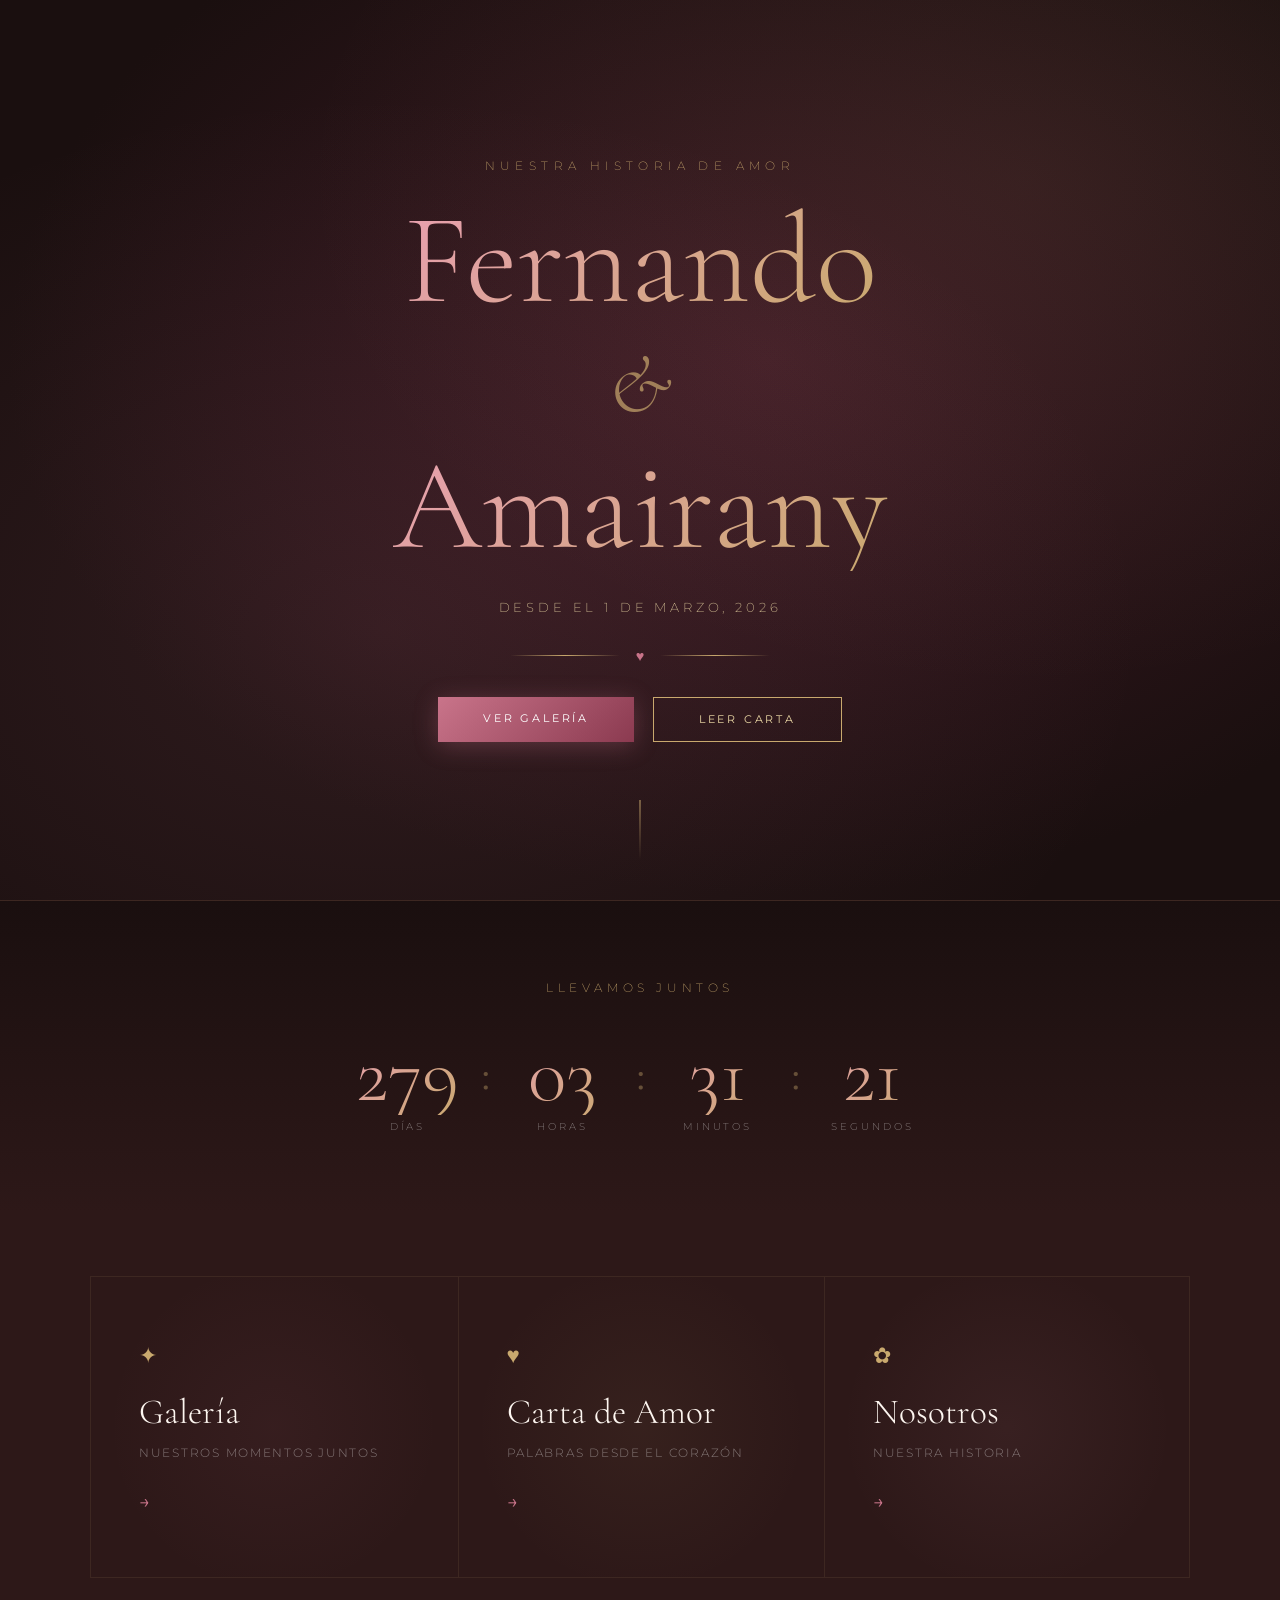
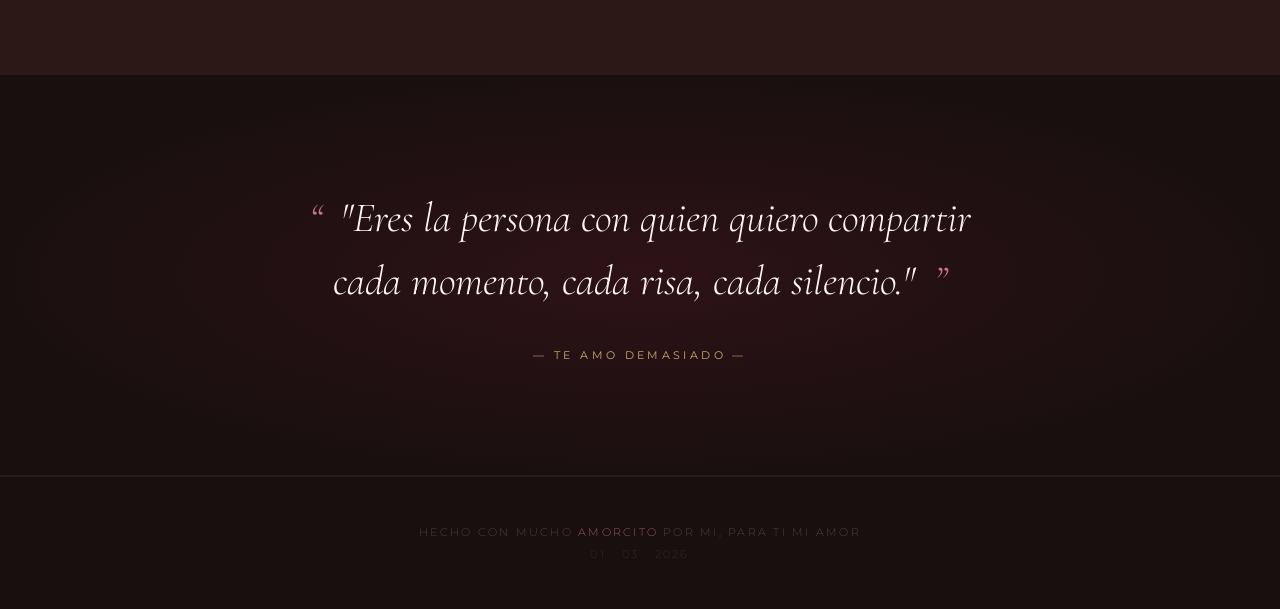
<file: index.html>
<!DOCTYPE html>
<html lang="es">
<head>
  <meta charset="UTF-8" />
  <meta name="viewport" content="width=device-width, initial-scale=1.0"/>
  <title>Fernando & Amairany 💕</title>
  <link rel="stylesheet" href="style.css" />
  <link rel="preconnect" href="https://fonts.googleapis.com">
  <link href="https://fonts.googleapis.com/css2?family=Cormorant+Garamond:ital,wght@0,300;0,400;0,600;1,300;1,400&family=Montserrat:wght@200;300;400&display=swap" rel="stylesheet">
</head>
<body>

  <!-- PARTÍCULAS DE FONDO -->
  <canvas id="particles"></canvas>

  <!-- HERO SECTION -->
  <section class="hero">
    <div class="hero-overlay"></div>
    <div class="hero-content">
      <p class="hero-sub fade-in-1">nuestra historia de amor</p>
      <h1 class="hero-title fade-in-2">
        <span class="name">Fernando</span>
        <span class="ampersand">&</span>
        <span class="name">Amairany</span>
      </h1>
      <p class="hero-date fade-in-3">Desde el 1 de Marzo, 2026</p>
      <div class="hero-divider fade-in-4">
        <span class="line"></span>
        <span class="heart">♥</span>
        <span class="line"></span>
      </div>
      <div class="hero-buttons fade-in-4">
        <a href="Paginas/galeria.html" class="btn-primary">Ver Galería</a>
        <a href="Paginas/carta.html" class="btn-secondary">Leer Carta</a>
      </div>
    </div>
    <div class="scroll-indicator">
      <span></span>
    </div>
  </section>

  <!-- COUNTER SECTION -->
  <section class="counter-section">
    <div class="counter-inner">
      <p class="counter-label">Llevamos juntos</p>
      <div class="counter-boxes">
        <div class="counter-box">
          <span id="days">0</span>
          <label>Días</label>
        </div>
        <div class="counter-dot">:</div>
        <div class="counter-box">
          <span id="hours">0</span>
          <label>Horas</label>
        </div>
        <div class="counter-dot">:</div>
        <div class="counter-box">
          <span id="minutes">0</span>
          <label>Minutos</label>
        </div>
        <div class="counter-dot">:</div>
        <div class="counter-box">
          <span id="seconds">0</span>
          <label>Segundos</label>
        </div>
      </div>
    </div>
  </section>

  <!-- PREVIEW SECTION -->
  <section class="preview-section">
    <div class="preview-grid">

      <a href="Paginas/galeria.html" class="preview-card card-gallery">
        <div class="card-bg"></div>
        <div class="card-content">
          <span class="card-icon">✦</span>
          <h2>Galería</h2>
          <p>Nuestros momentos juntos</p>
          <span class="card-arrow">→</span>
        </div>
      </a>

      <a href="Paginas/carta.html" class="preview-card card-letter">
        <div class="card-bg"></div>
        <div class="card-content">
          <span class="card-icon">♥</span>
          <h2>Carta de Amor</h2>
          <p>Palabras desde el corazón</p>
          <span class="card-arrow">→</span>
        </div>
      </a>

      <a href="Paginas/nosotros.html" class="preview-card card-us">
        <div class="card-bg"></div>
        <div class="card-content">
          <span class="card-icon">✿</span>
          <h2>Nosotros</h2>
          <p>Nuestra historia</p>
          <span class="card-arrow">→</span>
        </div>
      </a>

    </div>
  </section>

  <!-- QUOTE SECTION -->
  <section class="quote-section">
    <div class="quote-inner">
      <blockquote>
        "Eres la persona con quien quiero compartir cada momento, cada risa, cada silencio."
      </blockquote>
      <cite>— Te amo demasiado —</cite>
    </div>
  </section>

  <!-- FOOTER -->
  <footer class="footer">
    <p>Hecho con mucho <span class="heart-red">amorcito</span> por mi, para ti mi amor</p>
    <p class="footer-date">01 · 03 · 2026</p>
  </footer>

  <script src="JavaScript.js"></script>
</body>
</html>
</file>
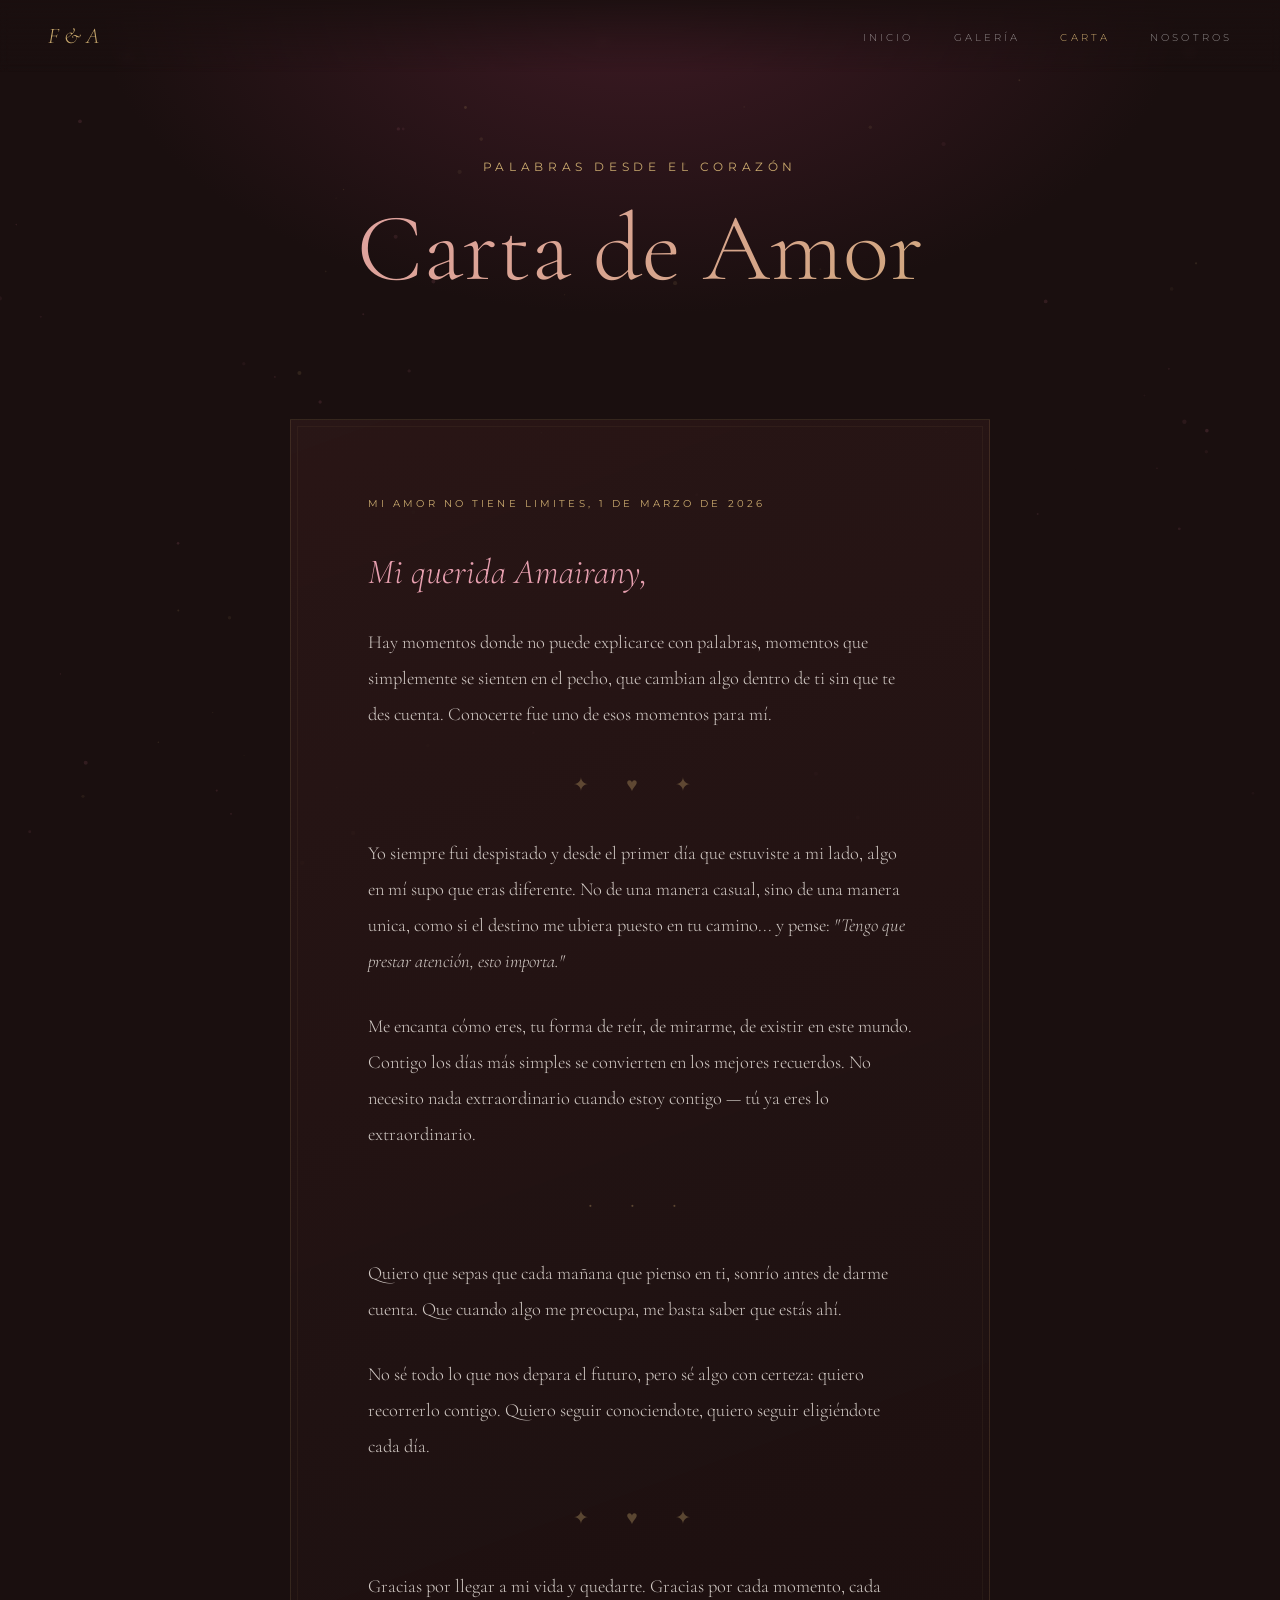
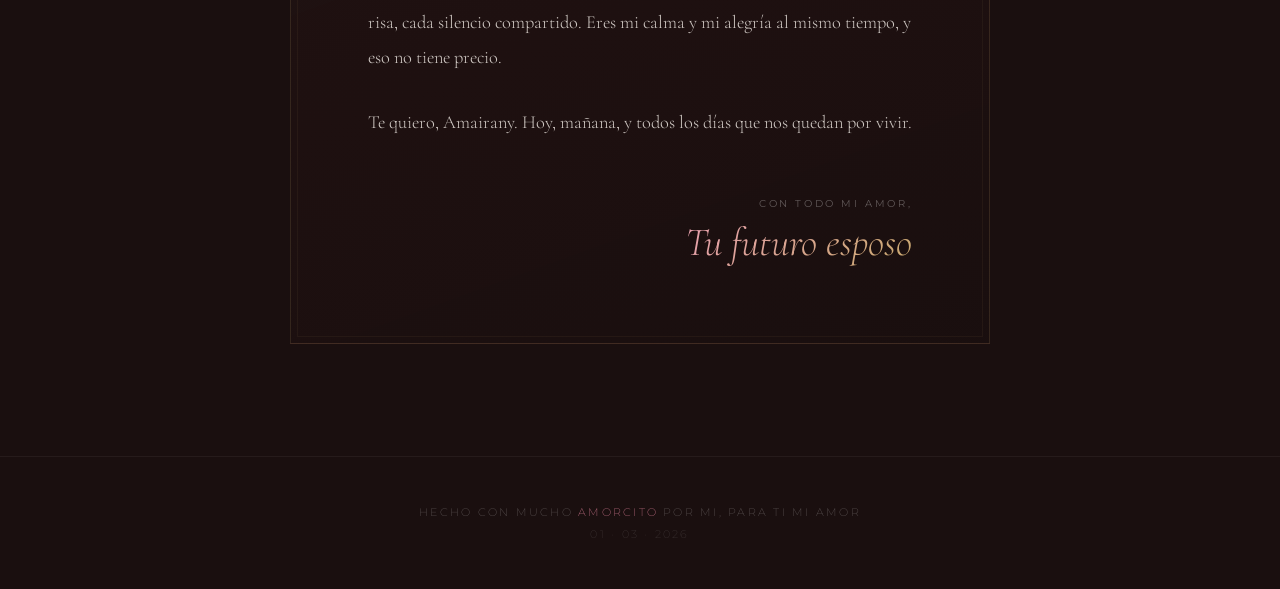
<file: Paginas/carta.html>
<!DOCTYPE html>
<html lang="es">
<head>
  <meta charset="UTF-8"/>
  <meta name="viewport" content="width=device-width, initial-scale=1.0"/>
  <title>Carta de Amor · Fernando & Amairany</title>
  <link rel="stylesheet" href="../style.css"/>
  <link rel="preconnect" href="https://fonts.googleapis.com">
  <link href="https://fonts.googleapis.com/css2?family=Cormorant+Garamond:ital,wght@0,300;0,400;0,600;1,300;1,400&family=Montserrat:wght@200;300;400&display=swap" rel="stylesheet">
</head>
<body>

  <canvas id="particles"></canvas>

  <!-- NAV -->
  <nav class="nav">
    <a href="../index.html" class="nav-logo">F & A</a>
    <button class="nav-toggle" id="nav-toggle" aria-label="Menú"><span></span><span></span><span></span></button>
    <ul class="nav-links" id="nav-links">
      <li><a href="../index.html">Inicio</a></li>
      <li><a href="galeria.html">Galería</a></li>
      <li><a href="carta.html" class="active">Carta</a></li>
      <li><a href="nosotros.html">Nosotros</a></li>
    </ul>
  </nav>

  <!-- HEADER -->
  <header class="page-header">
    <span class="sub">palabras desde el corazón</span>
    <h1>Carta de Amor</h1>
  </header>

  <!-- LETTER -->
  <section class="letter-section">
    <div class="letter-inner">

      <span class="letter-date">Mi amor no tiene limites, 1 de Marzo de 2026</span>

      <p class="letter-salutation">Mi querida Amairany,</p>

      <div class="letter-body">

        <p>
          Hay momentos donde no puede explicarce con palabras, momentos que simplemente se sienten 
          en el pecho, que cambian algo dentro de ti sin que te des cuenta. Conocerte fue uno de 
          esos momentos para mí.
        </p>

        <div class="letter-ornament">✦ ♥ ✦</div>

        <p>
          Yo siempre fui despistado y desde el primer día que estuviste a mi lado, algo en mí 
          supo que eras diferente. No de una manera casual, sino de una manera unica, como si el 
          destino me ubiera puesto en tu camino... y pense: 
          <em>"Tengo que prestar atención, esto importa."</em>
        </p>

        <p>
          Me encanta cómo eres, tu forma de reír, de mirarme, de existir en este mundo.
          Contigo los días más simples se convierten en los mejores recuerdos. No necesito
          nada extraordinario cuando estoy contigo — tú ya eres lo extraordinario.
        </p>

        <div class="letter-ornament">· · ·</div>

        <p>
          Quiero que sepas que cada mañana que pienso en ti, sonrío antes de darme cuenta.
          Que cuando algo me preocupa, me basta saber que estás ahí.
        </p>

        <p>
          No sé todo lo que nos depara el futuro, pero sé algo con certeza: quiero recorrerlo
          contigo. Quiero seguir conociendote, quiero seguir eligiéndote cada día.
        </p>

        <div class="letter-ornament">✦ ♥ ✦</div>

        <p>
          Gracias por llegar a mi vida y quedarte. Gracias por cada momento, cada risa,
          cada silencio compartido. Eres mi calma y mi alegría al mismo tiempo,
          y eso no tiene precio.
        </p>

        <p>
          Te quiero, Amairany. Hoy, mañana, y todos los días que nos quedan por vivir.
        </p>

      </div>

      <div class="letter-signature">
        <p>Con todo mi amor,</p>
        <span class="sig-name">Tu futuro esposo</span>
      </div>

    </div>
  </section>

  <footer class="footer">
    <p>Hecho con mucho <span class="heart-red">amorcito</span> por mi, para ti mi amor</p>
    <p class="footer-date">01 · 03 · 2026</p>
  </footer>

  <script src="../JavaScript.js"></script>
</body>
</html>
</file>
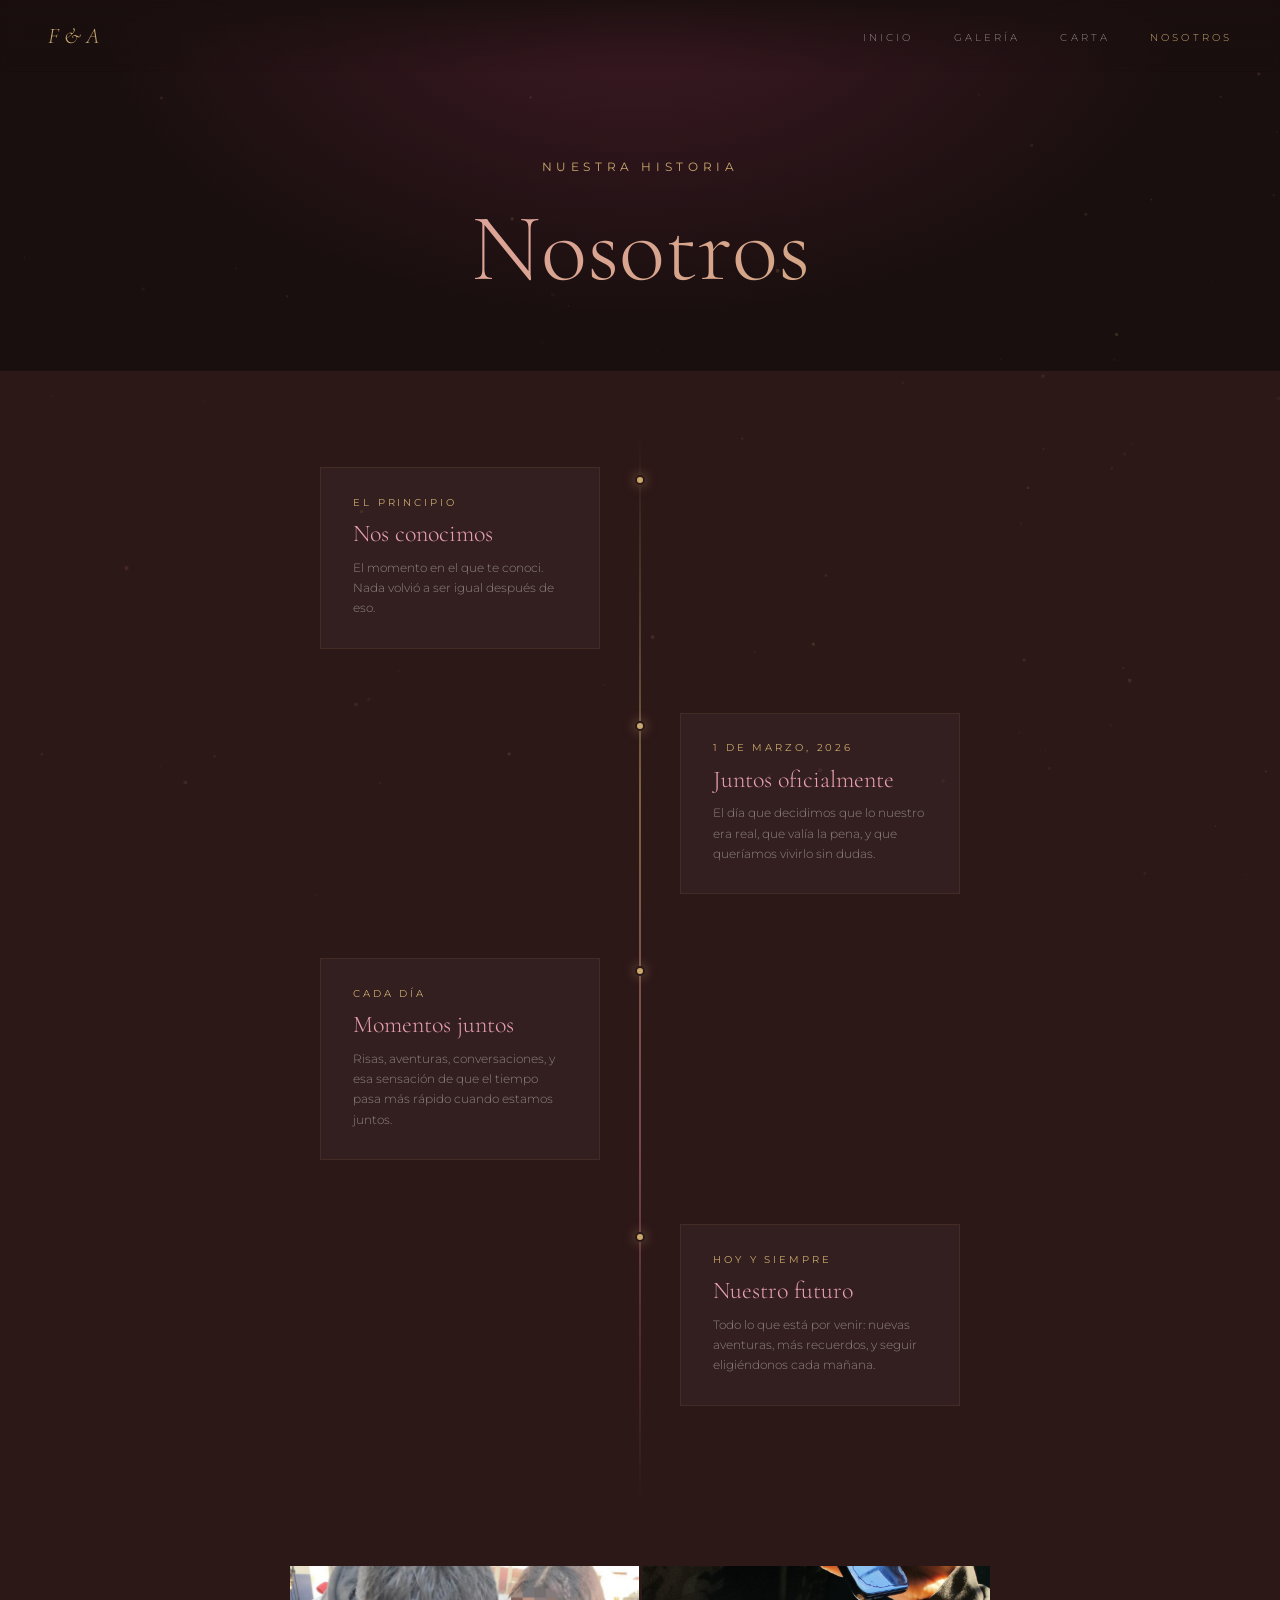
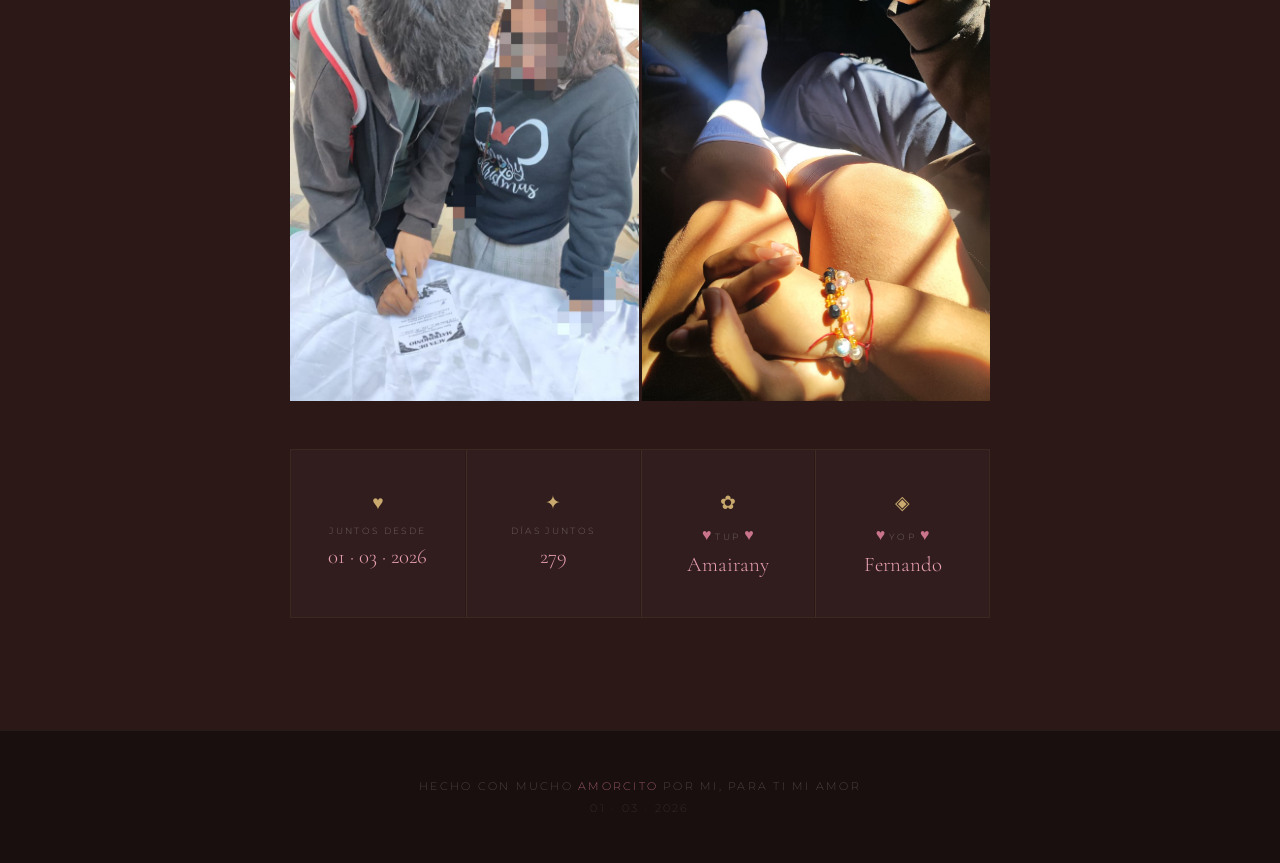
<file: Paginas/nosotros.html>
<!DOCTYPE html>
<html lang="es">
<head>
  <meta charset="UTF-8"/>
  <meta name="viewport" content="width=device-width, initial-scale=1.0"/>
  <title>Nosotros · Fernando & Amairany</title>
  <link rel="stylesheet" href="../style.css"/>
  <link rel="preconnect" href="https://fonts.googleapis.com">
  <link href="https://fonts.googleapis.com/css2?family=Cormorant+Garamond:ital,wght@0,300;0,400;0,600;1,300;1,400&family=Montserrat:wght@200;300;400&display=swap" rel="stylesheet">
</head>
<body>

  <canvas id="particles"></canvas>

  <!-- NAV -->
  <nav class="nav">
    <a href="../index.html" class="nav-logo">F & A</a>
    <button class="nav-toggle" id="nav-toggle" aria-label="Menú"><span></span><span></span><span></span></button>
    <ul class="nav-links" id="nav-links">
      <li><a href="../index.html">Inicio</a></li>
      <li><a href="galeria.html">Galería</a></li>
      <li><a href="carta.html">Carta</a></li>
      <li><a href="nosotros.html" class="active">Nosotros</a></li>
    </ul>
  </nav>

  <!-- HEADER -->
  <header class="page-header">
    <span class="sub">nuestra historia</span>
    <h1>Nosotros</h1>
  </header>

  <!-- TIMELINE -->
  <section class="timeline-section">

    <div class="timeline">

      <div class="timeline-item">
        <div class="timeline-dot"></div>
        <div class="timeline-card">
          <span class="t-date">El principio</span>
          <h3>Nos conocimos</h3>
          <p>El momento en el que te conoci. Nada volvió a ser igual después de eso.</p>
        </div>
      </div>

      <div class="timeline-item">
        <div class="timeline-dot"></div>
        <div class="timeline-card">
          <span class="t-date">1 de Marzo, 2026</span>
          <h3>Juntos oficialmente</h3>
          <p>El día que decidimos que lo nuestro era real, que valía la pena, y que queríamos vivirlo sin dudas.</p>
        </div>
      </div>

      <div class="timeline-item">
        <div class="timeline-dot"></div>
        <div class="timeline-card">
          <span class="t-date">Cada día</span>
          <h3>Momentos juntos</h3>
          <p>Risas, aventuras, conversaciones, y esa sensación de que el tiempo pasa más rápido cuando estamos juntos.</p>
        </div>
      </div>

      <div class="timeline-item">
        <div class="timeline-dot"></div>
        <div class="timeline-card">
          <span class="t-date">Hoy y siempre</span>
          <h3>Nuestro futuro</h3>
          <p>Todo lo que está por venir: nuevas aventuras, más recuerdos, y seguir eligiéndonos cada mañana.</p>
        </div>
      </div>

    </div>

    <!-- PHOTO PAIR -->
    <div class="us-photos">
      <div class="us-photo">
        <img src="../Fotos/foto10.jpeg" alt="Nosotros"
            onerror="this.style.display='none'; this.parentElement.style.background='rgba(201,116,138,.08)';">
      </div>
      <div class="us-photo">
        <img src="../Fotos/foto11.jpeg" alt="Nosotros"
            onerror="this.style.display='none'; this.parentElement.style.background='rgba(201,169,110,.06)';">
      </div>
    </div>

    <!-- LITTLE FACTS -->
    <div class="facts-grid">
      <div class="fact-card">
        <span class="fact-icon">♥</span>
        <span class="fact-label">Juntos desde</span>
        <span class="fact-value">01 · 03 · 2026</span>
      </div>
      <div class="fact-card">
        <span class="fact-icon">✦</span>
        <span class="fact-label">Días juntos</span>
        <span class="fact-value" id="days-us">—</span>
      </div>
      <div class="fact-card">
        <span class="fact-icon">✿</span>
        <p><span class="heart-red">♥</span> <span class="fact-label">Tup</span> <span class="heart-red">♥</span></p>
        <span class="fact-value">Amairany</span>
      </div>
      <div class="fact-card">
        <span class="fact-icon">◈</span>
        <p><span class="heart-red">♥</span> <span class="fact-label">Yop</span> <span class="heart-red">♥</span></p>
        <span class="fact-value">Fernando</span>
      </div>
    </div>

  </section>

  <footer class="footer">
    <p>Hecho con mucho <span class="heart-red">amorcito</span> por mi, para ti mi amor</p>
    <p class="footer-date">01 · 03 · 2026</p>
  </footer>

  <script src="../JavaScript.js"></script>
  <script>
    // Days counter for this page
    const start = new Date('2026-03-01T00:00:00');
    const diff  = new Date() - start;
    const days  = Math.max(0, Math.floor(diff / 86400000));
    const el    = document.getElementById('days-us');
    if (el) el.textContent = days;
  </script>
</body>
</html>
</file>
<file: style.css>
/* ===== VARIABLES ===== */
:root {
  --rose:      #c9748a;
  --rose-light:#e8a0b0;
  --rose-dark: #8b3a50;
  --gold:      #c9a96e;
  --gold-light:#e8d5a3;
  --gold-dark: #8b6914;
  --cream:     #fdf6f0;
  --dark:      #1a0f0f;
  --dark2:     #2d1818;
  --white:     #ffffff;
  --font-display: 'Cormorant Garamond', Georgia, serif;
  --font-body:    'Montserrat', sans-serif;
}

/* ===== RESET ===== */
*, *::before, *::after { margin:0; padding:0; box-sizing:border-box; }
html { scroll-behavior:smooth; }
body {
  background: var(--dark);
  color: var(--cream);
  font-family: var(--font-body);
  overflow-x: hidden;
}
a { text-decoration: none; color: inherit; }

/* ===== CANVAS PARTICLES ===== */
#particles {
  position: fixed;
  top: 0; left: 0;
  width: 100%; height: 100%;
  pointer-events: none;
  z-index: 0;
  opacity: 0.35;
}

/* ===== HERO ===== */
.hero {
  position: relative;
  min-height: 100vh;
  display: flex;
  align-items: center;
  justify-content: center;
  overflow: hidden;
  background: radial-gradient(ellipse at 60% 40%, #3d1a24 0%, var(--dark) 70%);
}
.hero-overlay {
  position: absolute; inset: 0;
  background:
    radial-gradient(ellipse at 30% 70%, rgba(201,116,138,.12) 0%, transparent 60%),
    radial-gradient(ellipse at 80% 20%, rgba(201,169,110,.08) 0%, transparent 50%);
  pointer-events: none;
}
.hero-content {
  position: relative;
  z-index: 2;
  text-align: center;
  padding: 2rem;
}
.hero-sub {
  font-family: var(--font-body);
  font-weight: 200;
  font-size: .75rem;
  letter-spacing: .45em;
  text-transform: uppercase;
  color: var(--gold);
  margin-bottom: 1.5rem;
}
.hero-title {
  font-family: var(--font-display);
  font-weight: 300;
  font-size: clamp(3.5rem, 10vw, 8rem);
  line-height: 1;
  display: flex;
  flex-direction: column;
  align-items: center;
  gap: .2em;
}
.name {
  background: linear-gradient(135deg, var(--rose-light), var(--gold));
  -webkit-background-clip: text;
  -webkit-text-fill-color: transparent;
  background-clip: text;
}
.ampersand {
  font-style: italic;
  font-size: .65em;
  color: var(--gold);
  -webkit-text-fill-color: var(--gold);
  opacity: .7;
  margin: -.1em 0;
}
.hero-date {
  font-family: var(--font-body);
  font-weight: 200;
  font-size: .8rem;
  letter-spacing: .3em;
  color: var(--gold-light);
  margin-top: 1.8rem;
  text-transform: uppercase;
}
.hero-divider {
  display: flex;
  align-items: center;
  justify-content: center;
  gap: 1rem;
  margin: 2rem auto;
  width: 260px;
}
.line {
  flex: 1;
  height: 1px;
  background: linear-gradient(90deg, transparent, var(--gold), transparent);
}
.heart { color: var(--rose); font-size: .9rem; }
.hero-buttons { display:flex; gap:1.2rem; justify-content:center; flex-wrap:wrap; }

/* Buttons */
.btn-primary {
  padding: .9rem 2.8rem;
  background: linear-gradient(135deg, var(--rose), var(--rose-dark));
  color: var(--white);
  font-family: var(--font-body);
  font-size: .7rem;
  font-weight: 400;
  letter-spacing: .25em;
  text-transform: uppercase;
  border: none;
  cursor: pointer;
  position: relative;
  overflow: hidden;
  transition: transform .3s, box-shadow .3s;
  box-shadow: 0 4px 24px rgba(201,116,138,.3);
}
.btn-primary:hover {
  transform: translateY(-2px);
  box-shadow: 0 8px 32px rgba(201,116,138,.45);
}
.btn-secondary {
  padding: .9rem 2.8rem;
  background: transparent;
  color: var(--gold-light);
  font-family: var(--font-body);
  font-size: .7rem;
  font-weight: 400;
  letter-spacing: .25em;
  text-transform: uppercase;
  border: 1px solid var(--gold);
  cursor: pointer;
  transition: all .3s;
}
.btn-secondary:hover {
  background: rgba(201,169,110,.1);
  transform: translateY(-2px);
}

/* Scroll indicator */
.scroll-indicator {
  position: absolute;
  bottom: 2.5rem;
  left: 50%;
  transform: translateX(-50%);
  z-index: 2;
}
.scroll-indicator span {
  display: block;
  width: 1px;
  height: 60px;
  background: linear-gradient(to bottom, var(--gold), transparent);
  margin: 0 auto;
  animation: scrollLine 2s ease-in-out infinite;
}
@keyframes scrollLine {
  0%   { transform: scaleY(0); transform-origin: top; opacity:0; }
  50%  { transform: scaleY(1); transform-origin: top; opacity:1; }
  100% { transform: scaleY(0); transform-origin: bottom; opacity:0; }
}

/* ===== COUNTER ===== */
.counter-section {
  position: relative;
  z-index: 1;
  padding: 5rem 2rem;
  background: linear-gradient(180deg, var(--dark) 0%, var(--dark2) 100%);
  border-top: 1px solid rgba(201,169,110,.1);
}
.counter-inner { text-align:center; max-width:700px; margin:0 auto; }
.counter-label {
  font-family: var(--font-body);
  font-weight: 200;
  font-size: .72rem;
  letter-spacing: .4em;
  text-transform: uppercase;
  color: var(--gold);
  margin-bottom: 2.5rem;
}
.counter-boxes {
  display: flex;
  align-items: center;
  justify-content: center;
  gap: 1rem;
  flex-wrap: wrap;
}
.counter-box {
  display: flex;
  flex-direction: column;
  align-items: center;
  gap: .4rem;
  min-width: 90px;
}
.counter-box span {
  font-family: var(--font-display);
  font-size: clamp(2.8rem, 7vw, 5rem);
  font-weight: 300;
  background: linear-gradient(135deg, var(--rose-light), var(--gold));
  -webkit-background-clip: text;
  -webkit-text-fill-color: transparent;
  background-clip: text;
  line-height: 1;
  min-width: 3ch;
  display: inline-block;
  text-align: center;
}
.counter-box label {
  font-size: .6rem;
  letter-spacing: .3em;
  text-transform: uppercase;
  color: rgba(255,255,255,.4);
  font-weight: 300;
}
.counter-dot {
  font-family: var(--font-display);
  font-size: 3rem;
  color: var(--gold);
  opacity: .4;
  margin-bottom: 1.2rem;
  animation: blink 1s step-end infinite;
}
@keyframes blink { 0%,100%{opacity:.4} 50%{opacity:.1} }

/* ===== PREVIEW CARDS ===== */
.preview-section {
  position: relative;
  z-index: 1;
  padding: 4rem 2rem 6rem;
  background: var(--dark2);
}
.preview-grid {
  display: grid;
  grid-template-columns: repeat(auto-fit, minmax(280px, 1fr));
  gap: 1.5px;
  max-width: 1100px;
  margin: 0 auto;
  border: 1px solid rgba(201,169,110,.1);
}
.preview-card {
  position: relative;
  overflow: hidden;
  padding: 4rem 3rem;
  display: flex;
  flex-direction: column;
  cursor: pointer;
  min-height: 300px;
  transition: all .4s ease;
}
.card-bg {
  position: absolute; inset: 0;
  transition: transform .6s ease, opacity .4s;
  opacity: .06;
}
.card-gallery .card-bg { background: radial-gradient(circle at 50% 50%, var(--rose), transparent 70%); }
.card-letter  .card-bg { background: radial-gradient(circle at 50% 50%, var(--gold), transparent 70%); }
.card-us      .card-bg { background: radial-gradient(circle at 50% 50%, var(--rose-light), transparent 70%); }

.preview-card:hover .card-bg { opacity:.15; transform: scale(1.2); }
.preview-card:hover { background: rgba(255,255,255,.02); }

.card-content {
  position: relative;
  z-index: 1;
  display: flex;
  flex-direction: column;
  height: 100%;
  gap: .8rem;
}
.card-icon {
  font-size: 1.4rem;
  color: var(--gold);
  margin-bottom: .5rem;
}
.card-content h2 {
  font-family: var(--font-display);
  font-size: 2.2rem;
  font-weight: 300;
  color: var(--cream);
}
.card-content p {
  font-size: .72rem;
  letter-spacing: .15em;
  color: rgba(255,255,255,.4);
  font-weight: 300;
  text-transform: uppercase;
}
.card-arrow {
  margin-top: auto;
  font-size: 1.2rem;
  color: var(--rose);
  transition: transform .3s;
}
.preview-card:hover .card-arrow { transform: translateX(8px); }

/* Border between cards */
.preview-card + .preview-card {
  border-left: 1px solid rgba(201,169,110,.1);
}

/* ===== QUOTE ===== */
.quote-section {
  position: relative;
  z-index: 1;
  padding: 7rem 2rem;
  background: radial-gradient(ellipse at center, #2d1218 0%, var(--dark) 70%);
  border-top: 1px solid rgba(201,116,138,.1);
  border-bottom: 1px solid rgba(201,116,138,.1);
}
.quote-inner {
  text-align: center;
  max-width: 700px;
  margin: 0 auto;
}
blockquote {
  font-family: var(--font-display);
  font-style: italic;
  font-size: clamp(1.5rem, 4vw, 2.6rem);
  font-weight: 300;
  line-height: 1.5;
  color: var(--cream);
  margin-bottom: 2rem;
}
blockquote::before { content: '\201C'; color: var(--rose); margin-right: .2em; }
blockquote::after  { content: '\201D'; color: var(--rose); margin-left: .2em; }
cite {
  font-size: .7rem;
  letter-spacing: .3em;
  color: var(--gold);
  font-style: normal;
  text-transform: uppercase;
}

/* ===== FOOTER ===== */
.footer {
  position: relative;
  z-index: 1;
  padding: 3rem 2rem;
  text-align: center;
  background: var(--dark);
  border-top: 1px solid rgba(255,255,255,.05);
}
.footer p {
  font-size: .7rem;
  letter-spacing: .2em;
  color: rgba(255,255,255,.3);
  font-weight: 200;
  text-transform: uppercase;
}
.heart-red { color: var(--rose); }
.footer-date { margin-top: .5rem; color: var(--gold); opacity: .5; }

/* ===== FADE ANIMATIONS ===== */
.fade-in-1 { opacity:0; animation: fadeUp .9s .2s ease forwards; }
.fade-in-2 { opacity:0; animation: fadeUp 1s .5s ease forwards; }
.fade-in-3 { opacity:0; animation: fadeUp .9s .9s ease forwards; }
.fade-in-4 { opacity:0; animation: fadeUp .9s 1.2s ease forwards; }
@keyframes fadeUp {
  from { opacity:0; transform: translateY(24px); }
  to   { opacity:1; transform: translateY(0); }
}

/* ===== SHARED NAV ===== */
.nav {
  position: fixed;
  top: 0; left: 0; right: 0;
  z-index: 100;
  padding: 1.4rem 3rem;
  display: flex;
  align-items: center;
  justify-content: space-between;
  background: linear-gradient(180deg, rgba(26,15,15,.9) 0%, transparent 100%);
  backdrop-filter: blur(4px);
}
.nav-logo {
  font-family: var(--font-display);
  font-size: 1.4rem;
  font-style: italic;
  color: var(--gold);
  font-weight: 300;
}
.nav-links {
  display: flex;
  gap: 2.5rem;
  list-style: none;
}
.nav-links a {
  font-size: .65rem;
  letter-spacing: .3em;
  text-transform: uppercase;
  color: rgba(255,255,255,.5);
  font-weight: 300;
  transition: color .3s;
}
.nav-links a:hover, .nav-links a.active { color: var(--gold); }

/* ===== PAGE HEADER ===== */
.page-header {
  padding: 10rem 2rem 4rem;
  text-align: center;
  background: radial-gradient(ellipse at 50% 0%, #3d1a24 0%, var(--dark) 60%);
}
.page-header .sub {
  font-size: .72rem;
  letter-spacing: .4em;
  text-transform: uppercase;
  color: var(--gold);
  margin-bottom: 1rem;
  display: block;
}
.page-header h1 {
  font-family: var(--font-display);
  font-size: clamp(3rem, 8vw, 6rem);
  font-weight: 300;
  background: linear-gradient(135deg, var(--rose-light), var(--gold));
  -webkit-background-clip: text;
  -webkit-text-fill-color: transparent;
  background-clip: text;
}

/* ===== GALLERY PAGE ===== */
.gallery-section {
  padding: 4rem 2rem 7rem;
  background: var(--dark2);
}
.gallery-grid {
  display: grid;
  grid-template-columns: repeat(3, 1fr);
  gap: 3px;
  max-width: 1100px;
  margin: 0 auto;
}
.gallery-item {
  position: relative;
  aspect-ratio: 1;
  overflow: hidden;
  cursor: pointer;
  background: rgba(255,255,255,.04);
}
.gallery-item img {
  width: 100%; height: 100%;
  object-fit: cover;
  transition: transform .6s ease;
  display: block;
}
.gallery-item:hover img { transform: scale(1.07); }
.gallery-overlay {
  position: absolute; inset: 0;
  background: linear-gradient(to top, rgba(26,15,15,.8) 0%, transparent 60%);
  opacity: 0;
  transition: opacity .4s;
  display: flex;
  align-items: flex-end;
  padding: 1.5rem;
}
.gallery-item:hover .gallery-overlay { opacity: 1; }
.gallery-num {
  font-family: var(--font-display);
  font-size: 2.5rem;
  font-weight: 300;
  color: var(--gold);
  opacity: .5;
}
/* Photo placeholder */
.photo-placeholder {
  width: 100%; height: 100%;
  display: flex;
  flex-direction: column;
  align-items: center;
  justify-content: center;
  gap: .5rem;
  background: linear-gradient(135deg, rgba(201,116,138,.08), rgba(201,169,110,.05));
}
.photo-placeholder span {
  font-size: 2rem;
  opacity: .3;
}
.photo-placeholder p {
  font-size: .65rem;
  letter-spacing: .2em;
  text-transform: uppercase;
  color: rgba(255,255,255,.25);
}

/* Lightbox */
.lightbox {
  display: none;
  position: fixed; inset: 0;
  z-index: 200;
  background: rgba(10,5,5,.92);
  backdrop-filter: blur(10px);
  align-items: center;
  justify-content: center;
  padding: 2rem;
}
.lightbox.open { display:flex; }
.lightbox img {
  max-width: 90vw;
  max-height: 85vh;
  object-fit: contain;
  border: 1px solid rgba(201,169,110,.2);
  box-shadow: 0 0 80px rgba(201,116,138,.2);
}
.lightbox-close {
  position: absolute; top:2rem; right:2.5rem;
  font-size:2rem; color:var(--gold); cursor:pointer;
  opacity:.6; transition:opacity .2s;
}
.lightbox-close:hover { opacity:1; }

/* ===== LETTER PAGE ===== */
.letter-section {
  padding: 3rem 2rem 7rem;
  background: var(--dark);
}
.letter-inner {
  max-width: 700px;
  margin: 0 auto;
  background: linear-gradient(160deg, rgba(45,24,24,.8), rgba(26,15,15,.9));
  border: 1px solid rgba(201,169,110,.15);
  padding: clamp(2.5rem, 6vw, 5rem);
  position: relative;
}
.letter-inner::before {
  content: '';
  position: absolute;
  inset: 6px;
  border: 1px solid rgba(201,169,110,.06);
  pointer-events: none;
}
.letter-date {
  font-size: .65rem;
  letter-spacing: .3em;
  text-transform: uppercase;
  color: var(--gold);
  margin-bottom: 2.5rem;
  display: block;
}
.letter-salutation {
  font-family: var(--font-display);
  font-size: 2.2rem;
  font-weight: 300;
  font-style: italic;
  color: var(--rose-light);
  margin-bottom: 2rem;
}
.letter-body p {
  font-family: var(--font-display);
  font-size: 1.15rem;
  font-weight: 300;
  line-height: 1.95;
  color: rgba(253,246,240,.8);
  margin-bottom: 1.8rem;
}
.letter-signature {
  margin-top: 3.5rem;
  text-align: right;
}
.letter-signature p {
  font-size: .65rem;
  letter-spacing: .25em;
  text-transform: uppercase;
  color: rgba(255,255,255,.3);
  margin-bottom: .5rem;
}
.letter-signature .sig-name {
  font-family: var(--font-display);
  font-size: 2.5rem;
  font-style: italic;
  font-weight: 300;
  background: linear-gradient(135deg, var(--rose-light), var(--gold));
  -webkit-background-clip: text;
  -webkit-text-fill-color: transparent;
  background-clip: text;
}
.letter-ornament {
  text-align: center;
  margin: 2.5rem 0;
  color: var(--gold);
  opacity: .35;
  font-size: 1.2rem;
  letter-spacing: 1rem;
}

/* ===== NOSOTROS PAGE ===== */
.timeline-section {
  padding: 4rem 2rem 7rem;
  background: var(--dark2);
}
.timeline {
  max-width: 700px;
  margin: 0 auto;
  position: relative;
  padding: 2rem 0;
}
.timeline::before {
  content: '';
  position: absolute;
  top: 0; bottom: 0;
  left: 50%;
  width: 1px;
  background: linear-gradient(to bottom, transparent, var(--gold), var(--rose), transparent);
  transform: translateX(-50%);
}
.timeline-item {
  display: flex;
  justify-content: flex-end;
  padding-right: calc(50% + 2.5rem);
  margin-bottom: 4rem;
  position: relative;
}
.timeline-item:nth-child(even) {
  justify-content: flex-start;
  padding-right: 0;
  padding-left: calc(50% + 2.5rem);
}
.timeline-dot {
  position: absolute;
  top: .5rem;
  left: 50%;
  transform: translateX(-50%);
  width: 10px; height: 10px;
  border-radius: 50%;
  background: var(--gold);
  border: 2px solid var(--dark2);
  box-shadow: 0 0 12px rgba(201,169,110,.5);
}
.timeline-card {
  background: rgba(255,255,255,.03);
  border: 1px solid rgba(201,169,110,.1);
  padding: 1.8rem 2rem;
  max-width: 280px;
}
.timeline-card .t-date {
  font-size: .6rem;
  letter-spacing: .3em;
  text-transform: uppercase;
  color: var(--gold);
  margin-bottom: .7rem;
  display: block;
}
.timeline-card h3 {
  font-family: var(--font-display);
  font-size: 1.5rem;
  font-weight: 300;
  color: var(--rose-light);
  margin-bottom: .6rem;
}
.timeline-card p {
  font-size: .75rem;
  line-height: 1.7;
  color: rgba(255,255,255,.45);
  font-weight: 300;
}
.us-photos {
  display: grid;
  grid-template-columns: 1fr 1fr;
  gap: 3px;
  max-width: 700px;
  margin: 4rem auto 0;
}
.us-photo {
  aspect-ratio: 4/5;
  overflow: hidden;
  position: relative;
  background: rgba(255,255,255,.04);
}
.us-photo img {
  width: 100%; height: 100%;
  object-fit: cover;
  transition: transform .6s;
}
.us-photo:hover img { transform: scale(1.05); }

/* ===== FACTS GRID ===== */
.facts-grid {
  display: grid;
  grid-template-columns: repeat(4, 1fr);
  gap: 1px;
  max-width: 700px;
  margin: 3rem auto 0;
  border: 1px solid rgba(201,169,110,.1);
}
.fact-card {
  display: flex;
  flex-direction: column;
  align-items: center;
  gap: .5rem;
  padding: 2.5rem 1rem;
  background: rgba(255,255,255,.02);
  text-align: center;
  transition: background .3s;
}
.fact-card:hover { background: rgba(255,255,255,.04); }
.fact-card + .fact-card { border-left: 1px solid rgba(201,169,110,.1); }
.fact-icon { font-size:1.2rem; color: var(--gold); margin-bottom: .2rem; }
.fact-label {
  font-size: .58rem;
  letter-spacing: .25em;
  text-transform: uppercase;
  color: rgba(255,255,255,.3);
  font-weight: 300;
}
.fact-value {
  font-family: var(--font-display);
  font-size: 1.3rem;
  font-weight: 300;
  color: var(--rose-light);
}
@media (max-width: 600px) {
  .facts-grid { grid-template-columns: repeat(2,1fr); }
  .fact-card + .fact-card { border-left: none; }
  .fact-card:nth-child(2n) { border-left: 1px solid rgba(201,169,110,.1); }
}

/* ===== NAV HAMBURGER ===== */
.nav-toggle {
  display: none;
  flex-direction: column;
  gap: 5px;
  background: none;
  border: none;
  cursor: pointer;
  padding: 4px;
  z-index: 110;
}
.nav-toggle span {
  display: block;
  width: 24px;
  height: 1px;
  background: var(--gold);
  transition: all .3s ease;
}
.nav-toggle.open span:nth-child(1) { transform: translateY(6px) rotate(45deg); }
.nav-toggle.open span:nth-child(2) { opacity: 0; }
.nav-toggle.open span:nth-child(3) { transform: translateY(-6px) rotate(-45deg); }

/* ===== RESPONSIVE ===== */
@media (max-width: 768px) {
  /* Nav */
  .nav { padding: 1.2rem 1.5rem; }
  .nav-toggle { display: flex; }
  .nav-links {
    display: flex;
    flex-direction: column;
    align-items: center;
    gap: 2rem;
    position: fixed;
    top: 0; left: 0; right: 0; bottom: 0;
    background: rgba(16, 8, 8, 0.97);
    backdrop-filter: blur(20px);
    justify-content: center;
    z-index: 105;
    opacity: 0;
    pointer-events: none;
    transition: opacity .35s ease;
  }
  .nav-links.open {
    opacity: 1;
    pointer-events: all;
  }
  .nav-links a {
    font-size: .85rem;
    letter-spacing: .4em;
  }

  /* Hero */
  .hero-content { padding: 1.5rem 1.2rem; }
  .hero-buttons { flex-direction: column; align-items: center; gap: .9rem; }
  .btn-primary, .btn-secondary {
    padding: 1rem 2.2rem;
    width: 100%;
    max-width: 280px;
    text-align: center;
    font-size: .75rem;
  }

  /* Counter */
  .counter-section { padding: 3.5rem 1.2rem; }
  .counter-boxes { gap: .4rem; flex-wrap: nowrap; }
  .counter-box { min-width: 60px; }
  .counter-box span { font-size: clamp(2rem, 8vw, 3rem); }

  /* Preview */
  .preview-grid { grid-template-columns: 1fr; }
  .preview-card { padding: 2.5rem 2rem; min-height: 200px; }
  .preview-card + .preview-card { border-left: none; border-top: 1px solid rgba(201,169,110,.1); }

  /* Gallery */
  .gallery-grid { grid-template-columns: repeat(2, 1fr); }
  .gallery-section { padding: 3rem 1rem 5rem; }

  /* Timeline */
  .timeline::before { left: 1.2rem; }
  .timeline-item { padding-right: 0; padding-left: 3rem; justify-content: flex-start; }
  .timeline-item:nth-child(even) { padding-left: 3rem; }
  .timeline-dot { left: 1.2rem; }
  .timeline-card { max-width: 100%; padding: 1.4rem 1.2rem; }
  .timeline-section { padding: 3rem 1.2rem 5rem; }

  /* Photos & Facts */
  .us-photos { grid-template-columns: 1fr; margin-top: 2.5rem; }

  /* Letter */
  .letter-section { padding: 2rem 1rem 5rem; }
  .letter-inner { padding: 2rem 1.5rem; }
  .letter-salutation { font-size: 1.8rem; }
  .letter-body p { font-size: 1rem; line-height: 1.85; }
  .letter-signature .sig-name { font-size: 2rem; }

  /* Page header */
  .page-header { padding: 7rem 1.5rem 3rem; }

  /* Quote */
  .quote-section { padding: 5rem 1.5rem; }
}

@media (max-width: 480px) {
  /* Gallery single column */
  .gallery-grid { grid-template-columns: 1fr; }
  .gallery-wide, .gallery-item[style*="grid-column"] { grid-column: span 1 !important; }

  /* Counter: hide dots, tighter */
  .counter-boxes { gap: .2rem; }
  .counter-dot { display: none; }
  .counter-box { min-width: 70px; }
  .counter-box span { font-size: clamp(2.2rem, 10vw, 3.5rem); }
  .counter-box label { font-size: .55rem; }

  /* Hero title */
  .hero-title { font-size: clamp(3rem, 14vw, 5rem); }

  /* Nav tighter */
  .nav { padding: 1rem 1.2rem; }

  /* Facts grid already handled above (2 cols) */
  .fact-card { padding: 1.8rem .8rem; }
  .fact-value { font-size: 1.1rem; }
}
</file>
